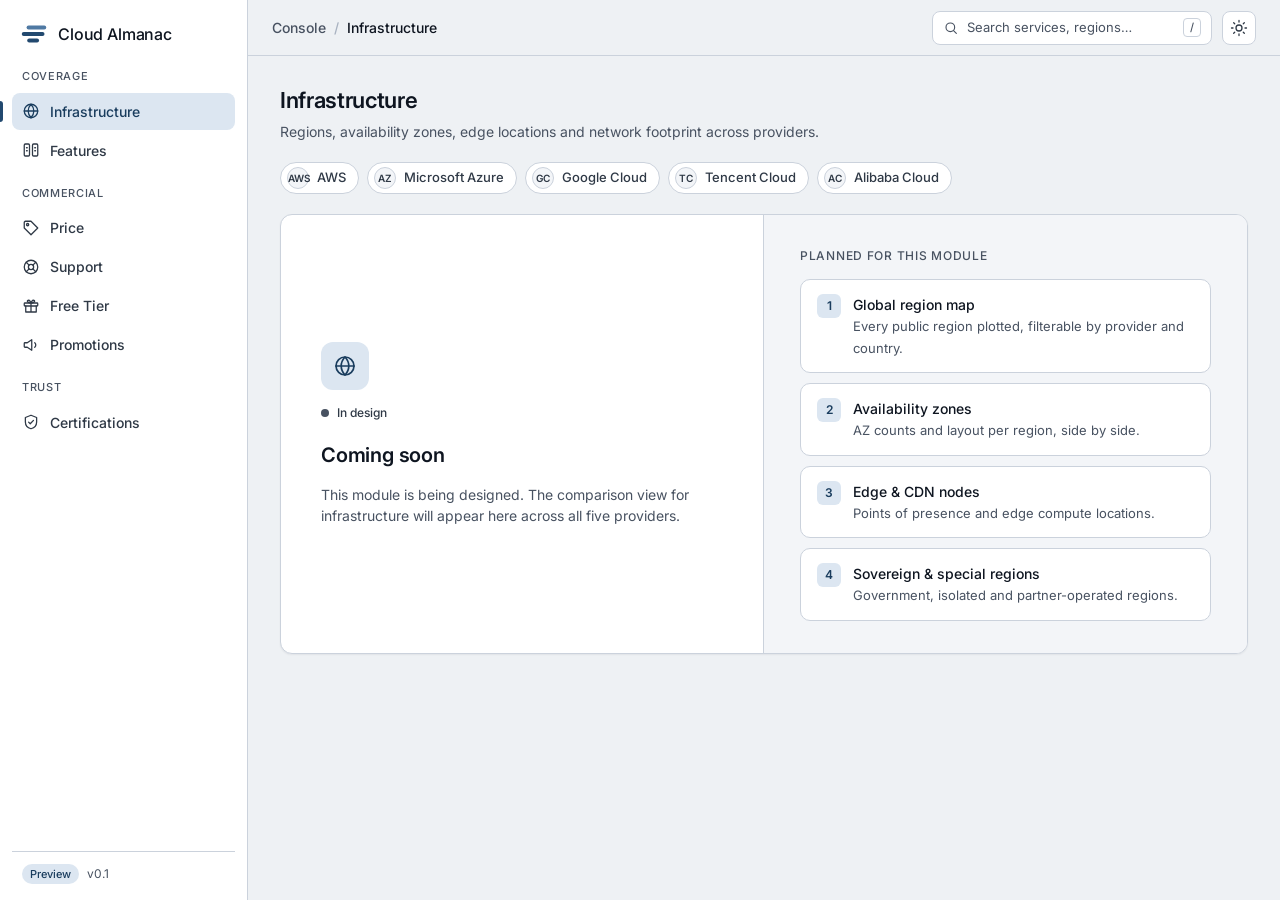
<file: index.html>
<!doctype html>
<html lang="en">
<head>
  <meta charset="utf-8">
  <meta name="viewport" content="width=device-width, initial-scale=1">
  <title>Cloud Almanac</title>
  <meta name="description" content="Cloud Almanac — multi-cloud overview and comparison console.">
  <link rel="icon" type="image/svg+xml" href="assets/logo-mark.svg">
  <script>
    (function () {
      var t = localStorage.getItem('ca-theme');
      if (!t) t = matchMedia('(prefers-color-scheme: dark)').matches ? 'dark' : 'light';
      document.documentElement.setAttribute('data-theme', t);
    })();
  </script>
  <link rel="preconnect" href="https://fonts.googleapis.com">
  <link rel="preconnect" href="https://fonts.gstatic.com" crossorigin>
  <link href="https://fonts.googleapis.com/css2?family=Inter:wght@400;500;600&display=swap" rel="stylesheet">
  <link rel="stylesheet" href="styles.css?v=20261013a">
</head>
<body>
  <div class="app">
    <aside class="sidebar" id="sidebar" aria-label="Primary">
      <a class="brand" href="#/infrastructure">
        <svg class="brand-mark" viewBox="0 0 64 64" aria-hidden="true">
          <rect class="t" x="15" y="12.5" width="45" height="9" rx="4.5"/>
          <rect class="b" x="4" y="27.5" width="52" height="9" rx="4.5"/>
          <rect class="b" x="16.5" y="42.5" width="27" height="9" rx="4.5"/>
        </svg>
        <span class="brand-name">Cloud Almanac</span>
      </a>

      <nav class="nav" id="nav"></nav>

      <div class="sidebar-foot">
        <span class="badge">Preview</span>
        <span class="muted">v0.1</span>
      </div>
    </aside>

    <div class="scrim" id="scrim"></div>

    <div class="main">
      <header class="topbar">
        <button class="icon-btn menu-btn" id="menuBtn" aria-label="Open navigation">
          <svg viewBox="0 0 24 24"><path d="M4 7h16M4 12h16M4 17h16"/></svg>
        </button>
        <div class="crumbs">
          <span class="muted">Console</span>
          <span class="sep">/</span>
          <span id="crumb">Infrastructure</span>
        </div>
        <div class="topbar-right">
          <div class="search" aria-disabled="true">
            <svg viewBox="0 0 24 24"><circle cx="11" cy="11" r="6.5"/><path d="m20 20-4.2-4.2"/></svg>
            <span>Search services, regions…</span>
            <kbd>/</kbd>
          </div>
          <button class="icon-btn" id="themeBtn" aria-label="Toggle light and dark mode" title="Toggle theme">
            <svg class="i-sun" viewBox="0 0 24 24"><circle cx="12" cy="12" r="4"/><path d="M12 2v2M12 20v2M4.9 4.9l1.4 1.4M17.7 17.7l1.4 1.4M2 12h2M20 12h2M4.9 19.1l1.4-1.4M17.7 6.3l1.4-1.4"/></svg>
            <svg class="i-moon" viewBox="0 0 24 24"><path d="M20 14.5A8 8 0 0 1 9.5 4a8 8 0 1 0 10.5 10.5Z"/></svg>
          </button>
        </div>
      </header>

      <main class="content" id="content" tabindex="-1"></main>
    </div>
  </div>
  <script src="data/pricebook.js?v=20261013a"></script>
  <script src="data/comparisons.js?v=20261013a"></script>
  <script src="data/catalogue-tencent-aws.js?v=20261013a"></script>
  <script src="views/price.js?v=20261013a"></script>
  <script src="app.js?v=20261013a"></script>
</body>
</html>
</file>
<file: styles.css>
/* Cloud Almanac — Slate theme */
:root,
[data-theme="light"] {
  --bg: #EEF1F4;
  --sidebar: #FFFFFF;
  --surface: #FFFFFF;
  --surface-2: #F3F5F8;
  --border: #CBD2DC;
  --border-strong: #A9B3C1;
  --text: #0E1520;
  --text-2: #2F3946;
  --muted: #485261;
  --accent: #22496F;
  --accent-soft: #DCE6F1;
  --accent-text: #1A3D5E;
  --focus: #22496F;
  --logo-top: #4F79A3;
  --logo-base: #22496F;
  --cheaper: #1B5E50;
  --cheaper-fill: #5E9C8D;
  --cheaper-soft: #E0EEEA;
  --dearer: #8A3B14;
  --dearer-fill: #C27C55;
  --warn: #8A5B07;
  --warn-soft: #F7ECD6;
  --track: #E3E7ED;
  --shadow: 0 1px 2px rgba(16, 24, 40, .06);
  color-scheme: light;
}

[data-theme="dark"] {
  --bg: #080A0E;
  --sidebar: #0F1318;
  --surface: #151A22;
  --surface-2: #1C232E;
  --border: #2F3847;
  --border-strong: #4A5668;
  --text: #F3F5F8;
  --text-2: #D3D9E2;
  --muted: #AEB8C6;
  --accent: #A9C8E4;
  --accent-soft: #1F3247;
  --accent-text: #CFE2F3;
  --focus: #A9C8E4;
  --logo-top: #A9C8E4;
  --logo-base: #6E9BC6;
  --cheaper: #8ED0BE;
  --cheaper-fill: #4E9483;
  --cheaper-soft: #1C332C;
  --dearer: #F0AE87;
  --dearer-fill: #B5704A;
  --warn: #EFC583;
  --warn-soft: #33290F;
  --track: #232B37;
  --shadow: none;
  color-scheme: dark;
}

* { box-sizing: border-box; }
html, body { height: 100%; margin: 0; }
body {
  font-family: "Inter", -apple-system, BlinkMacSystemFont, "Segoe UI", Roboto, "Helvetica Neue", Arial, sans-serif;
  font-size: 14px;
  line-height: 1.5;
  color: var(--text);
  background: var(--bg);
  -webkit-font-smoothing: antialiased;
}
a { color: inherit; text-decoration: none; }
button { font: inherit; color: inherit; }
:focus-visible { outline: 2px solid var(--focus); outline-offset: 2px; border-radius: 6px; }
.muted { color: var(--muted); }

svg { width: 18px; height: 18px; fill: none; stroke: currentColor; stroke-width: 1.7; stroke-linecap: round; stroke-linejoin: round; flex: none; }

/* Layout */
.app { display: flex; min-height: 100vh; }
.sidebar {
  position: sticky; top: 0; height: 100vh;
  width: 248px; flex: none;
  display: flex; flex-direction: column;
  background: var(--sidebar);
  border-right: 1px solid var(--border);
  padding: 16px 12px;
}
.main { flex: 1; min-width: 0; display: flex; flex-direction: column; }

/* Brand */
.brand { display: flex; align-items: center; gap: 10px; padding: 4px 8px 20px; }
.brand-mark { width: 28px; height: 28px; stroke: none; }
.brand-mark .t { fill: var(--logo-top); }
.brand-mark .b { fill: var(--logo-base); }
.brand-name { font-size: 16px; font-weight: 500; letter-spacing: -.01em; color: var(--text); }

/* Nav */
.nav { display: flex; flex-direction: column; gap: 2px; }
.nav-label { font-size: 11px; font-weight: 500; letter-spacing: .06em; text-transform: uppercase; color: var(--muted); padding: 14px 10px 6px; }
.nav-label:first-child { padding-top: 0; }
.nav a {
  position: relative;
  display: flex; align-items: center; gap: 10px;
  padding: 8px 10px; border-radius: 8px;
  color: var(--text-2); font-weight: 500;
  transition: background .12s, color .12s;
}
.nav a:hover { background: var(--surface-2); color: var(--text); }
.nav a[aria-current="page"] { background: var(--accent-soft); color: var(--accent-text); }
.nav a[aria-current="page"]::before {
  content: ""; position: absolute; left: -12px; top: 8px; bottom: 8px; width: 3px;
  border-radius: 0 3px 3px 0; background: var(--accent);
}
.nav .soon { margin-left: auto; font-size: 11px; font-weight: 500; color: var(--muted); }

.sidebar-foot { margin-top: auto; display: flex; align-items: center; gap: 8px; padding: 12px 10px 0; border-top: 1px solid var(--border); font-size: 12px; }
.badge { font-size: 11px; font-weight: 500; padding: 2px 8px; border-radius: 999px; background: var(--accent-soft); color: var(--accent-text); }

/* Topbar */
.topbar {
  position: sticky; top: 0; z-index: 5;
  height: 56px; display: flex; align-items: center; gap: 12px;
  padding: 0 24px;
  background: color-mix(in srgb, var(--bg) 88%, transparent);
  backdrop-filter: saturate(1.2) blur(8px);
  border-bottom: 1px solid var(--border);
}
.crumbs { display: flex; align-items: center; gap: 8px; font-weight: 500; }
.crumbs .sep { color: var(--border-strong); }
.topbar-right { margin-left: auto; display: flex; align-items: center; gap: 10px; }
.search {
  display: flex; align-items: center; gap: 8px;
  width: 280px; height: 34px; padding: 0 10px;
  border: 1px solid var(--border); border-radius: 8px; background: var(--surface);
  color: var(--muted); font-size: 13px; cursor: not-allowed;
}
.search span { flex: 1; white-space: nowrap; overflow: hidden; text-overflow: ellipsis; }
.search svg { width: 16px; height: 16px; }
kbd { font: 500 11px/1 "Inter", sans-serif; padding: 3px 6px; border: 1px solid var(--border); border-radius: 4px; color: var(--muted); }
.icon-btn {
  width: 34px; height: 34px; display: grid; place-items: center;
  border: 1px solid var(--border); border-radius: 8px; background: var(--surface); cursor: pointer;
  color: var(--text-2);
}
.icon-btn:hover { border-color: var(--border-strong); color: var(--text); }
[data-theme="light"] .i-moon, [data-theme="dark"] .i-sun { display: none; }
.menu-btn { display: none; }

/* Content */
.content { padding: 28px 32px 48px; max-width: 1280px; width: 100%; outline: none; }
.page-head { display: flex; align-items: flex-start; justify-content: space-between; gap: 24px; margin-bottom: 20px; }
.page-head h1 { font-size: 22px; font-weight: 600; letter-spacing: -.015em; margin: 0 0 4px; }
.page-head p { margin: 0; color: var(--muted); max-width: 640px; }

.providers { display: flex; flex-wrap: wrap; gap: 8px; margin-bottom: 20px; }
.chip {
  display: inline-flex; align-items: center; gap: 8px;
  height: 32px; padding: 0 12px 0 6px;
  border: 1px solid var(--border); border-radius: 999px; background: var(--surface);
  font-size: 13px; font-weight: 500; color: var(--text-2);
}
.chip i {
  font-style: normal; width: 22px; height: 22px; border-radius: 50%;
  display: grid; place-items: center;
  font-size: 10px; font-weight: 600; letter-spacing: .02em;
  background: var(--surface-2); color: var(--text-2); border: 1px solid var(--border);
}

.panel {
  background: var(--surface); border: 1px solid var(--border); border-radius: 12px; box-shadow: var(--shadow);
}
.soon-panel { display: grid; grid-template-columns: minmax(0, 1fr) minmax(0, 1fr); min-height: 420px; overflow: hidden; }
.soon-main { padding: 40px; display: flex; flex-direction: column; justify-content: center; gap: 14px; border-right: 1px solid var(--border); }
.soon-icon { width: 48px; height: 48px; border-radius: 12px; display: grid; place-items: center; background: var(--accent-soft); color: var(--accent-text); }
.soon-icon svg { width: 24px; height: 24px; }
.soon-main h2 { font-size: 20px; font-weight: 600; margin: 4px 0 0; letter-spacing: -.01em; }
.soon-main p { margin: 0; color: var(--muted); max-width: 420px; }
.status { display: inline-flex; align-items: center; gap: 8px; font-size: 12px; font-weight: 500; color: var(--text-2); }
.status::before { content: ""; width: 8px; height: 8px; border-radius: 50%; background: var(--muted); }

.soon-plan { padding: 32px 36px; background: var(--surface-2); }
.soon-plan h3 { font-size: 12px; font-weight: 500; text-transform: uppercase; letter-spacing: .06em; color: var(--muted); margin: 0 0 14px; }
.plan-list { list-style: none; margin: 0; padding: 0; display: grid; gap: 10px; }
.plan-list li {
  display: flex; gap: 12px; align-items: flex-start;
  padding: 14px 16px; background: var(--surface); border: 1px solid var(--border); border-radius: 10px;
}
.plan-list b { display: block; font-weight: 500; font-size: 14px; }
.plan-list span { color: var(--muted); font-size: 13px; }
.plan-list .n { font-size: 12px; font-weight: 600; color: var(--accent-text); background: var(--accent-soft); width: 24px; height: 24px; border-radius: 6px; display: grid; place-items: center; flex: none; }

.skeleton-row { display: grid; grid-template-columns: repeat(3, minmax(0, 1fr)); gap: 12px; margin-top: 16px; }
.sk { height: 84px; border-radius: 12px; border: 1px dashed var(--border-strong); background: transparent; display: flex; align-items: flex-end; padding: 12px 14px; color: var(--muted); font-size: 12px; }

/* ---------- Price module ---------- */
#crumb { display: inline-flex; align-items: center; gap: 8px; }
.crumbs a { color: var(--muted); }
.crumbs a:hover { color: var(--text); }
.cheaper { color: var(--cheaper); }
.dearer { color: var(--dearer); }
.level { color: var(--text-2); }

.pc-bar { display: flex; flex-wrap: wrap; align-items: center; justify-content: space-between; gap: 12px 24px; margin-bottom: 14px; }
.pc-select { display: flex; align-items: center; gap: 10px; font-size: 13px; }
.pc-select select {
  font: 500 14px/1 "Inter", sans-serif; color: var(--text);
  height: 36px; padding: 0 32px 0 12px; border: 1px solid var(--border-strong); border-radius: 8px;
  background: var(--surface) url("data:image/svg+xml,%3Csvg xmlns='http://www.w3.org/2000/svg' width='12' height='12' fill='none' stroke='%23778' stroke-width='1.6'%3E%3Cpath d='m3 4.5 3 3 3-3'/%3E%3C/svg%3E") no-repeat right 10px center;
  appearance: none; cursor: pointer;
}
.pc-meta { display: flex; flex-wrap: wrap; align-items: center; gap: 8px; font-size: 12px; color: var(--muted); }
.pc-meta .dot { width: 3px; height: 3px; border-radius: 50%; background: var(--border-strong); }

.pc-tabs { display: flex; gap: 2px; border-bottom: 1px solid var(--border); margin-bottom: 24px; overflow-x: auto; scrollbar-width: none; }
.pc-tabs a {
  padding: 10px 14px; font-size: 13px; font-weight: 500; color: var(--muted); white-space: nowrap;
  border-bottom: 2px solid transparent; margin-bottom: -1px;
}
.pc-tabs a:hover { color: var(--text); }
.pc-tabs a[aria-current="page"] { color: var(--text); border-bottom-color: var(--accent); }

.pc-title { margin-bottom: 16px; }
.pc-title h2 { font-size: 18px; font-weight: 600; letter-spacing: -.01em; margin: 0 0 4px; }
.pc-title p { margin: 0; font-size: 13px; }

.kpis { display: grid; grid-template-columns: repeat(3, minmax(0, 1fr)); gap: 12px; margin-bottom: 20px; }
.kpi { background: var(--surface); border: 1px solid var(--border); border-radius: 12px; padding: 16px 18px; box-shadow: var(--shadow); }
.kpi-v { font-size: 28px; font-weight: 600; letter-spacing: -.02em; line-height: 1.15; font-variant-numeric: tabular-nums; }
.kpi-l { font-size: 13px; font-weight: 500; margin-top: 4px; }
.kpi-s { font-size: 12px; color: var(--muted); margin-top: 2px; }

.pc-legend { display: flex; flex-wrap: wrap; align-items: center; gap: 8px 18px; font-size: 12px; color: var(--text-2); margin: 0 0 14px; }
.pc-legend span { display: inline-flex; align-items: center; gap: 6px; }
.sw { width: 10px; height: 10px; border-radius: 50%; display: inline-block; }
.sw.cheaper { background: var(--cheaper-fill); }
.sw.dearer { background: var(--dearer-fill); }

/* Range chart */
.pc-chart { padding: 20px 20px 8px; margin-bottom: 16px; }
.pc-chart-head { display: flex; justify-content: space-between; align-items: flex-start; gap: 16px; margin-bottom: 14px; }
.pc-chart-head h2 { font-size: 15px; font-weight: 600; margin: 0 0 2px; }
.pc-chart-head p { margin: 0; font-size: 13px; }
.seg { display: inline-flex; border: 1px solid var(--border); border-radius: 8px; padding: 2px; background: var(--surface-2); flex: none; }
.seg button { border: 0; background: transparent; padding: 5px 10px; border-radius: 6px; font-size: 12px; font-weight: 500; color: var(--muted); cursor: pointer; }
.seg button[aria-pressed="true"] { background: var(--surface); color: var(--text); box-shadow: 0 0 0 1px var(--border); }

.rc { display: flex; flex-direction: column; }
.rc-row {
  display: grid; grid-template-columns: minmax(180px, 260px) minmax(0, 1fr) 64px 120px;
  align-items: center; gap: 16px; padding: 9px 10px; border-radius: 8px;
}
a.rc-row:hover { background: var(--surface-2); }
.rc-row.static { cursor: default; }
.rc-name { display: flex; flex-direction: column; min-width: 0; }
.rc-name b { font-weight: 500; font-size: 13px; }
.rc-name span { font-size: 12px; color: var(--muted); white-space: nowrap; overflow: hidden; text-overflow: ellipsis; }
.rc-track { position: relative; height: 20px; }
.rc-track::before { content: ""; position: absolute; left: 0; right: 0; top: 9px; height: 2px; border-radius: 2px; background: var(--track); }
.rc-zero { position: absolute; left: 50%; top: 0; bottom: 0; width: 1px; background: var(--border-strong); }
.rc-range { position: absolute; top: 6px; height: 8px; border-radius: 4px; background: var(--border-strong); opacity: .9; }
.rc-med { position: absolute; top: 3px; width: 14px; height: 14px; margin-left: -7px; border-radius: 50%; border: 2px solid var(--surface); }
.rc-med.cheaper { background: var(--cheaper-fill); }
.rc-med.dearer { background: var(--dearer-fill); }
.rc-med.level { background: var(--muted); }
.rc-clip { position: absolute; top: -1px; font-size: 14px; font-weight: 600; color: var(--muted); }
.rc-clip.r { right: -10px; } .rc-clip.l { left: -10px; }
.rc-val { font-size: 14px; font-weight: 600; text-align: right; font-variant-numeric: tabular-nums; }
.rc-rng { font-size: 12px; color: var(--muted); font-variant-numeric: tabular-nums; }
.rc-cat { font-size: 11px; font-weight: 500; letter-spacing: .06em; text-transform: uppercase; color: var(--muted); padding: 14px 10px 4px; border-top: 1px solid var(--border); margin-top: 6px; }
.rc-axis { padding-top: 0; padding-bottom: 6px; }
.rc-axis .rc-name span, .rc-axis .rc-val, .rc-axis .rc-rng { font-size: 11px; font-weight: 500; letter-spacing: .06em; text-transform: uppercase; color: var(--muted); }
.rc-axis .rc-val { text-align: right; }
.rc-axis .rc-track::before { display: none; }
.rc-axis .rc-track span { position: absolute; top: 2px; transform: translateX(-50%); font-size: 11px; color: var(--muted); font-variant-numeric: tabular-nums; }
.rc-axis .rc-track span:first-child { transform: none; }
.rc-axis .rc-track span:last-child { transform: translateX(-100%); }

/* Service cards */
.sc-grid { display: grid; grid-template-columns: repeat(2, minmax(0, 1fr)); gap: 16px; margin-bottom: 16px; }
.sc { overflow: hidden; }
.sc-head { padding: 16px 18px 10px; }
.sc-head h3 { font-size: 15px; font-weight: 600; margin: 0 0 2px; }
.sc-head p { margin: 0; font-size: 12px; }
.sc-skus { display: grid; grid-template-columns: 1fr 1fr; gap: 1px; background: var(--border); border-top: 1px solid var(--border); border-bottom: 1px solid var(--border); }
.sc-skus div { background: var(--surface-2); padding: 10px 18px; display: flex; flex-direction: column; gap: 2px; min-width: 0; }
.sc-skus .pv { font-size: 11px; font-weight: 500; letter-spacing: .06em; text-transform: uppercase; color: var(--muted); }
.sc-skus b { font-weight: 500; font-size: 13px; }
.tbl-wrap { overflow-x: auto; }
.ptbl { width: 100%; border-collapse: collapse; font-size: 13px; font-variant-numeric: tabular-nums; }
.ptbl th, .ptbl td { padding: 11px 18px; text-align: left; border-bottom: 1px solid var(--border); }
.ptbl tbody tr:last-child th, .ptbl tbody tr:last-child td { border-bottom: 0; }
.ptbl thead th { font-size: 11px; font-weight: 500; letter-spacing: .06em; text-transform: uppercase; color: var(--muted); padding-top: 10px; padding-bottom: 8px; }
.ptbl tbody th { font-weight: 400; color: var(--text-2); }
.ptbl .num { text-align: right; white-space: nowrap; }
.ptbl td.num { color: var(--text); font-weight: 500; }
.ptbl .delta { width: 150px; text-align: right; white-space: nowrap; }
.ptbl td.delta { display: flex; align-items: center; justify-content: flex-end; gap: 10px; }
.db { position: relative; width: 80px; height: 8px; border-radius: 4px; background: var(--track); flex: none; }
.db-zero { position: absolute; left: 50%; top: -3px; bottom: -3px; width: 1px; background: var(--border-strong); }
.db-bar { position: absolute; top: 0; bottom: 0; border-radius: 4px; }
.db-bar.cheaper { background: var(--cheaper-fill); }
.db-bar.dearer { background: var(--dearer-fill); }
.dv { font-weight: 600; min-width: 44px; text-align: right; }

/* Takeaway + notes */
.pc-takeaway { display: flex; gap: 14px; padding: 14px 18px; border-radius: 12px; background: var(--accent-soft); color: var(--text); margin-bottom: 12px; border-left: 3px solid var(--accent); }
.pc-takeaway b { flex: none; font-weight: 600; color: var(--accent-text); font-size: 13px; padding-top: 1px; }
.pc-takeaway p { margin: 0; font-size: 14px; }
.pc-notes { border: 1px solid var(--border); border-radius: 12px; background: var(--surface); }
.pc-notes summary { cursor: pointer; padding: 12px 18px; font-size: 13px; font-weight: 500; color: var(--text-2); }
.pc-notes ul { margin: 0; padding: 0 18px 16px 34px; display: grid; gap: 6px; font-size: 12.5px; color: var(--text-2); }
.pc-notes .src { list-style: none; margin-left: -16px; padding-top: 6px; border-top: 1px solid var(--border); color: var(--muted); }
.pc-notes .src b { color: var(--text-2); font-weight: 500; margin-right: 4px; }

/* Category cards */
.cc-grid { display: grid; grid-template-columns: repeat(auto-fill, minmax(260px, 1fr)); gap: 14px; margin-bottom: 16px; }
.cc { padding: 16px 18px; display: flex; flex-direction: column; gap: 8px; }
.cc-head { display: flex; align-items: flex-start; justify-content: space-between; gap: 10px; }
.cc-head b { font-weight: 500; font-size: 14px; }
.cc-aws { font-size: 13px; }
.cc-note { margin: 0; font-size: 12px; color: var(--muted); }
.cc-price { margin-top: auto; padding-top: 10px; border-top: 1px solid var(--border); display: flex; align-items: center; justify-content: space-between; gap: 10px; font-size: 13px; }
.cc-delta { font-weight: 600; font-variant-numeric: tabular-nums; }
.cc-med-l { font-size: 11px; font-weight: 400; color: var(--muted); }

/* Catalogue tab */
.pill { display: inline-flex; align-items: center; padding: 2px 9px; border-radius: 999px; font-size: 12px; font-weight: 500; white-space: nowrap; }
.pill.ok { background: var(--accent-soft); color: var(--accent-text); }
.pill.review { background: var(--warn-soft); color: var(--warn); }
.pill.none { background: var(--surface-2); color: var(--muted); box-shadow: inset 0 0 0 1px var(--border); }
.pill.skip { background: transparent; color: var(--muted); box-shadow: inset 0 0 0 1px var(--border); }
.pill.priced { background: var(--cheaper-soft); color: var(--cheaper); }

.cat-stats { display: flex; flex-wrap: wrap; align-items: center; gap: 8px 18px; font-size: 13px; color: var(--text-2); margin-bottom: 14px; }
.cat-stats b { font-weight: 600; }
.cat-bar { display: flex; flex-wrap: wrap; align-items: center; gap: 10px; margin-bottom: 16px; }
.cat-search {
  font: 400 13px/1 "Inter", sans-serif; color: var(--text);
  height: 36px; width: 200px; padding: 0 12px;
  border: 1px solid var(--border-strong); border-radius: 8px; background: var(--surface);
}
.cat-search::placeholder { color: var(--muted); }
.cat-tbl th[scope="colgroup"] { background: var(--surface-2); font-size: 11px; font-weight: 500; letter-spacing: .06em; text-transform: uppercase; color: var(--muted); padding-top: 8px; padding-bottom: 8px; }
.cat-tbl tbody th { color: var(--text); font-weight: 500; }
.cat-note { display: block; font-size: 12px; color: var(--muted); }
.cat-link { color: var(--accent-text); font-weight: 500; }
.cat-link:hover { text-decoration: underline; }

@media (max-width: 1100px) {
  .sc-grid { grid-template-columns: 1fr; }
}
@media (max-width: 860px) {
  .kpis { grid-template-columns: 1fr; }
  .rc-row { grid-template-columns: minmax(120px, 160px) minmax(0, 1fr) 52px; }
  .rc-rng { display: none; }
  .pc-chart-head { flex-direction: column; }
}

/* Responsive */
@media (max-width: 960px) {
  .soon-panel { grid-template-columns: 1fr; }
  .soon-main { border-right: 0; border-bottom: 1px solid var(--border); }
  .search { width: 200px; }
}
@media (max-width: 760px) {
  .sidebar { position: fixed; left: 0; z-index: 20; transform: translateX(-100%); transition: transform .2s ease; }
  .app.nav-open .sidebar { transform: none; }
  .scrim { display: none; position: fixed; inset: 0; z-index: 15; background: rgba(0, 0, 0, .35); }
  .app.nav-open .scrim { display: block; }
  .menu-btn { display: grid; }
  .search { display: none; }
  .topbar { padding: 0 16px; }
  .content { padding: 20px 16px 40px; }
  .soon-main, .soon-plan { padding: 24px; }
  .skeleton-row { grid-template-columns: 1fr; }
}
</file>
